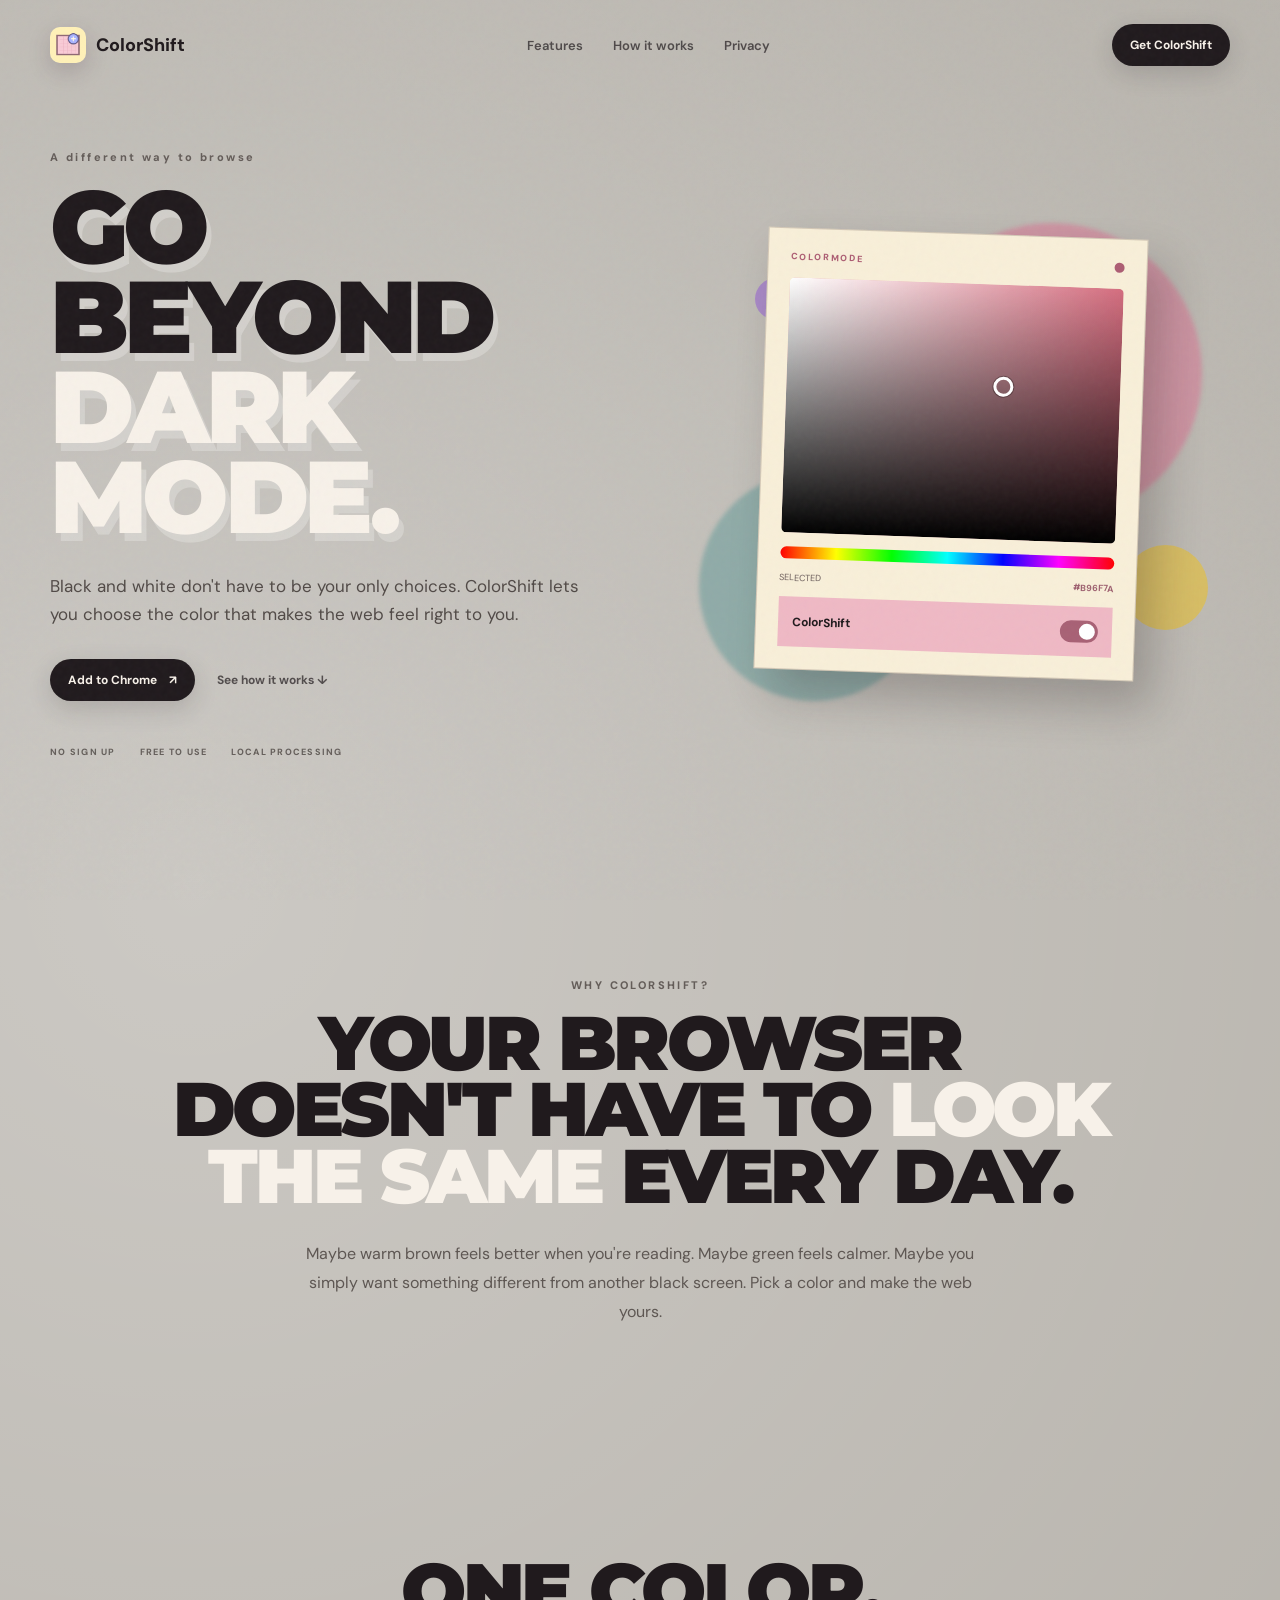
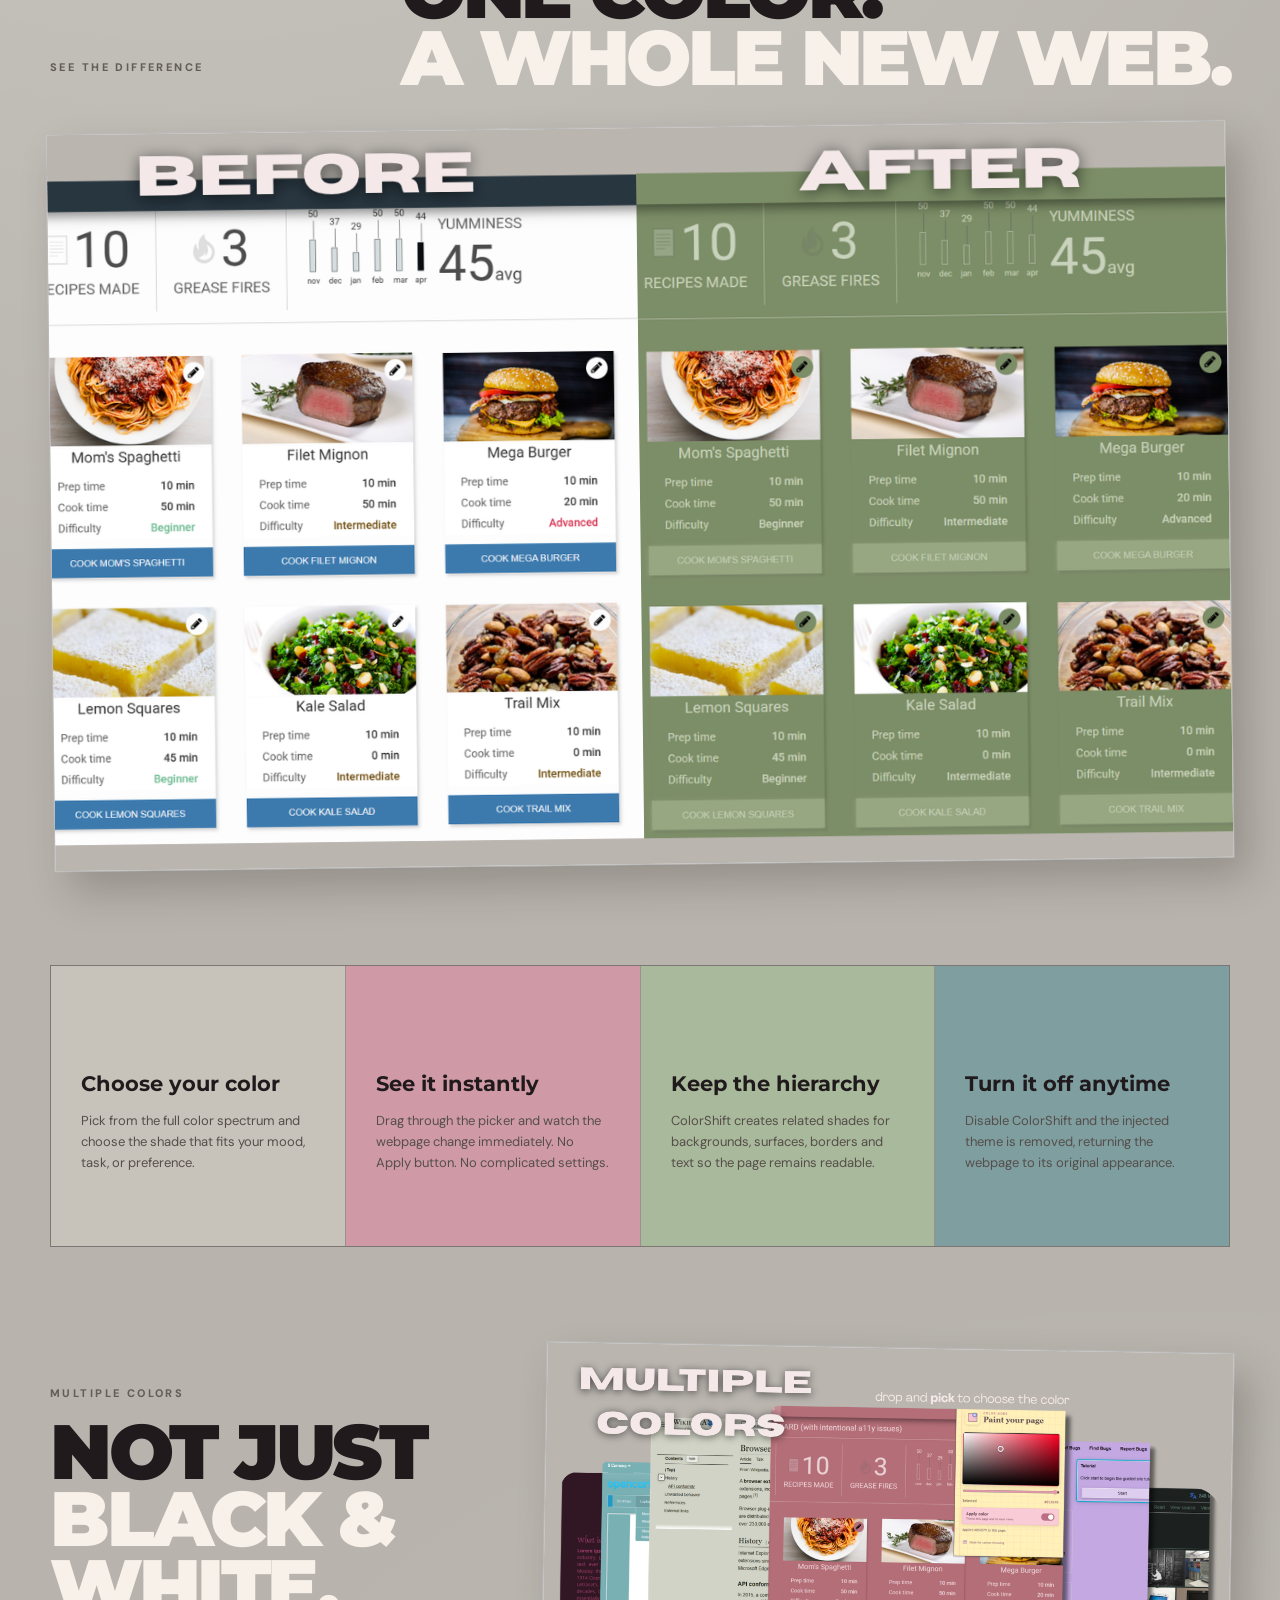
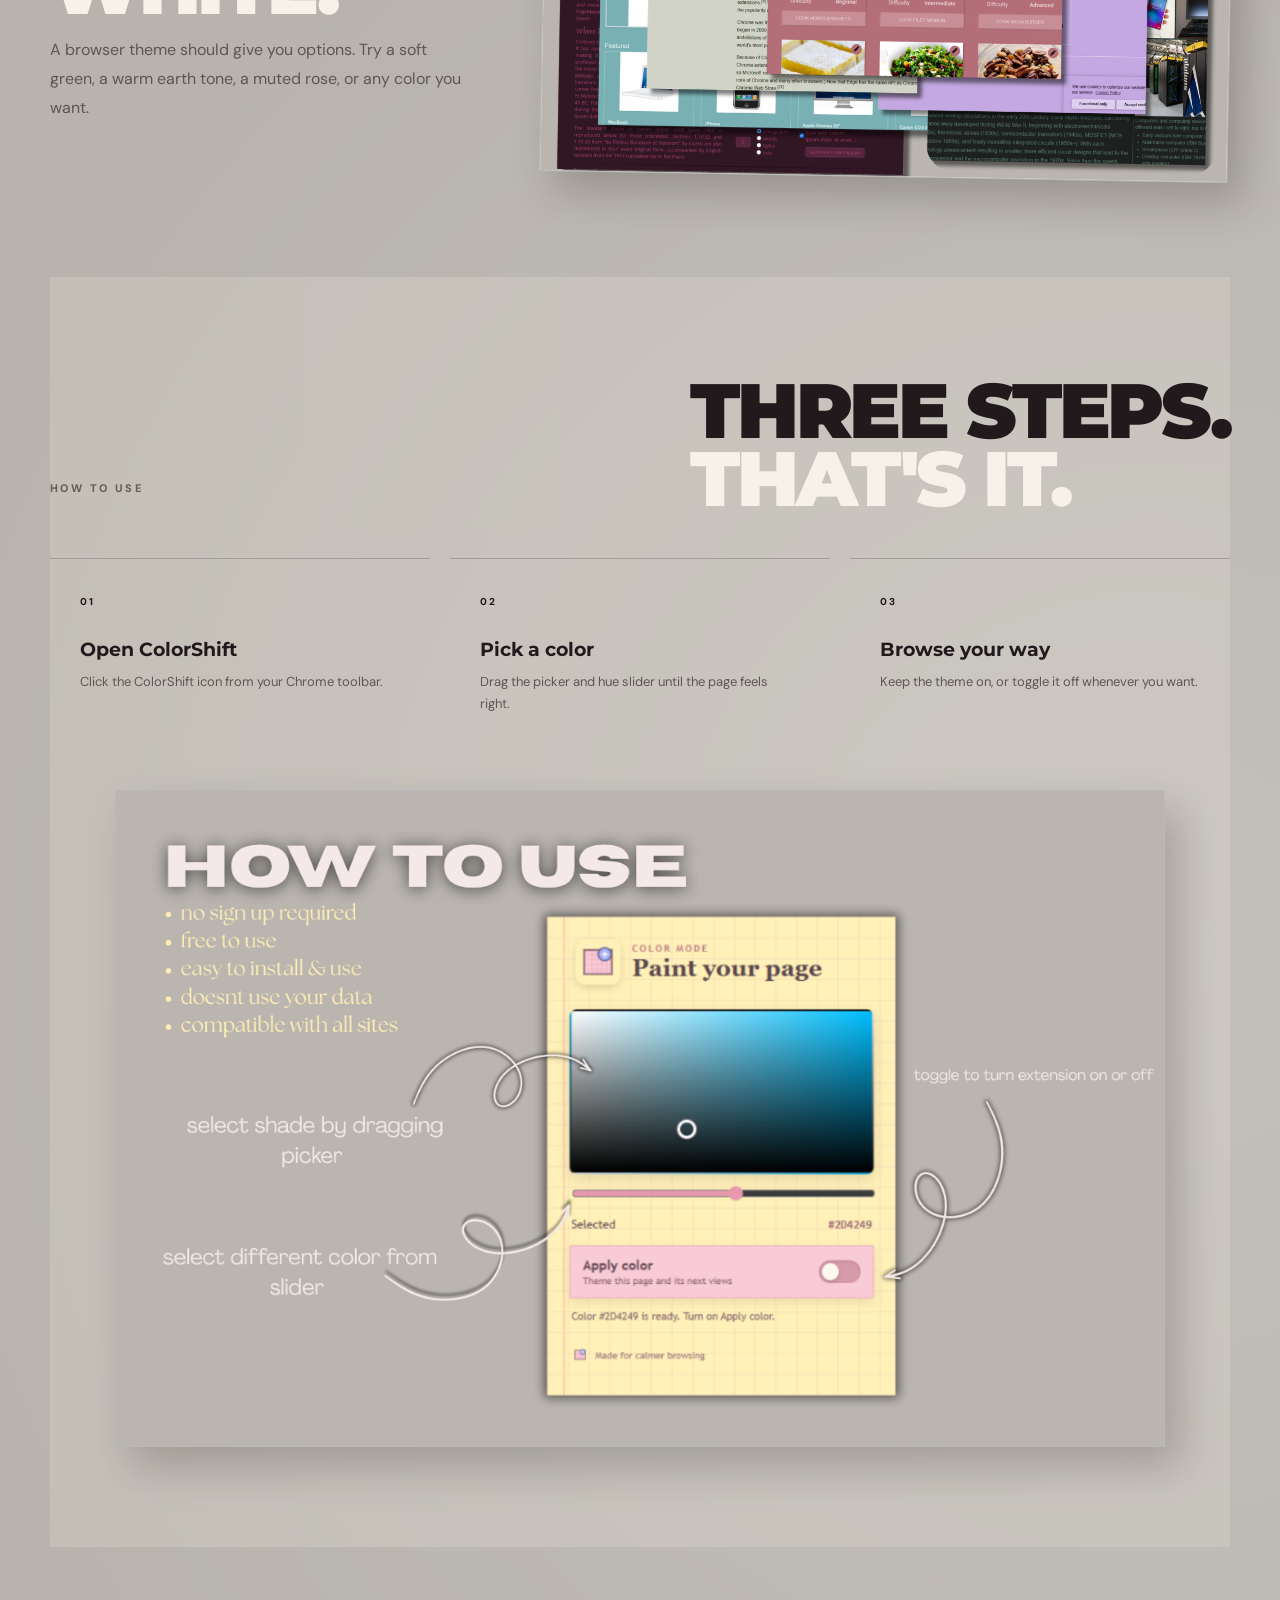
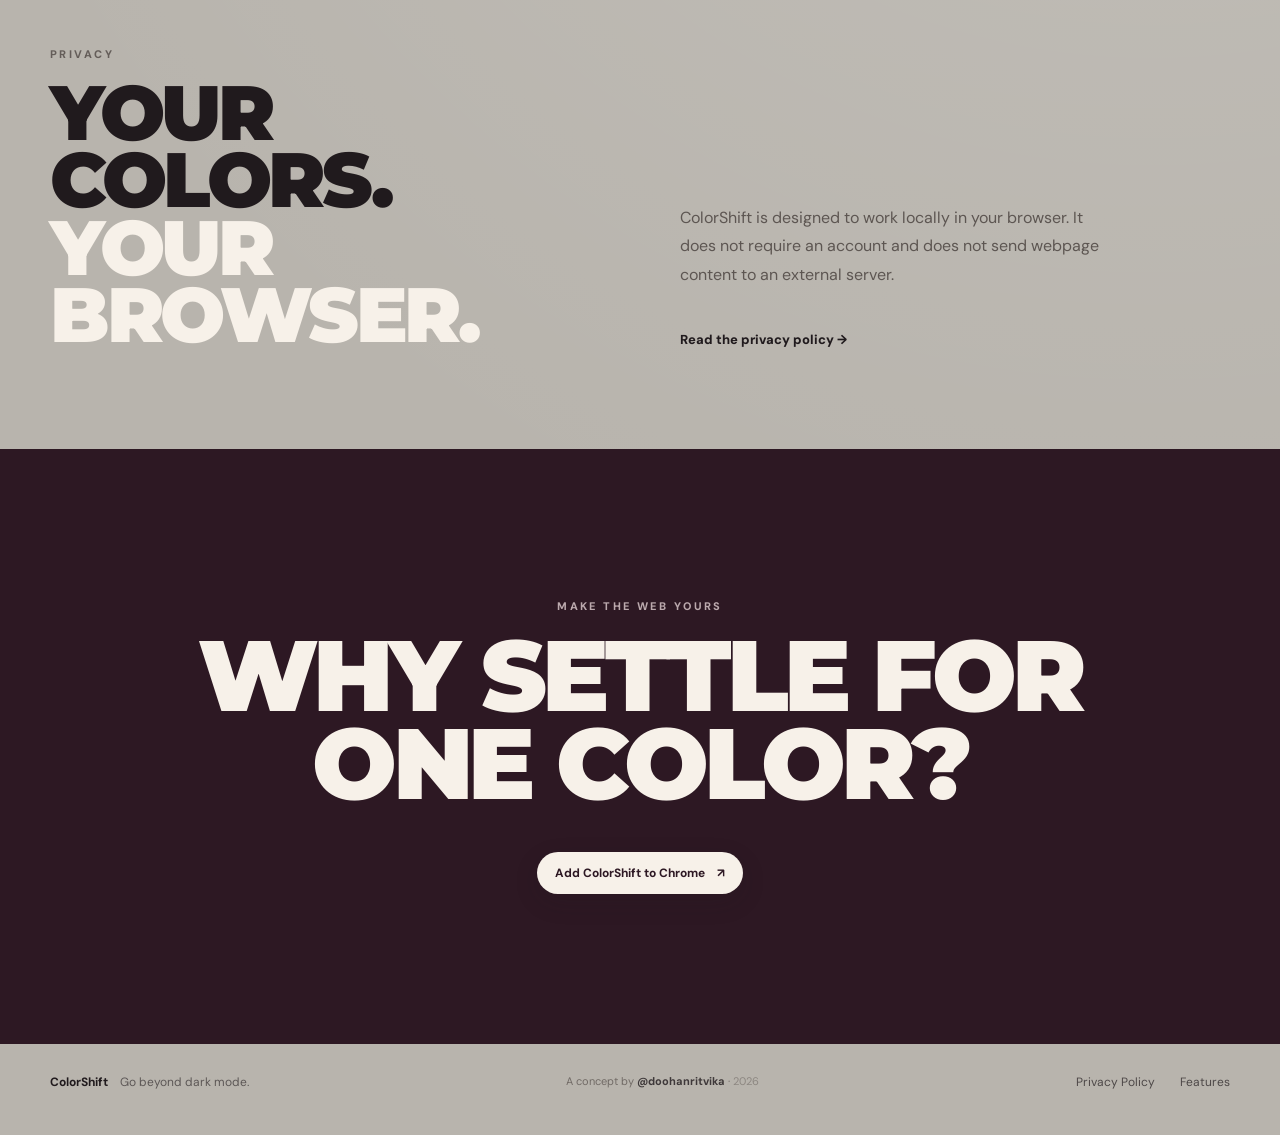
<file: index.html>
<!DOCTYPE html>
<html lang="en">
<head>
    <meta charset="UTF-8">
    <meta name="viewport" content="width=device-width, initial-scale=1.0">
    <meta name="description" content="ColorShift lets you go beyond dark mode and personalize the colors of the web.">
    <title>ColorShift — Go Beyond Dark Mode</title>
    <link rel="stylesheet" href="styles.css">
</head>

<body>
    <div class="grain"></div>

    <header class="site-header">
        <a class="logo" href="index.html" aria-label="ColorShift home">
            <img class="logo-image" src="assets/icon128.png" alt="ColorShift logo">
            <span>ColorShift</span>
        </a>

        <nav>
            <a href="#features">Features</a>
            <a href="#how-it-works">How it works</a>
            <a href="#privacy">Privacy</a>
        </nav>

        <a class="header-button" href="https://chromewebstore.google.com/detail/pamgcgbkjdogejgjiajankbmbekehkck?utm_source=item-share-cb">Get ColorShift</a>
    </header>

    <main>
        <section class="hero">
            <div class="hero-copy">
                <p class="eyebrow">A different way to browse</p>
                <h1>GO BEYOND<br><span>DARK MODE.</span></h1>
                <p class="hero-text">
                    Black and white don't have to be your only choices.
                    ColorShift lets you choose the color that makes the web
                    feel right to you.
                </p>

                <div class="hero-actions" id="install">
                    <a class="primary-button chrome-link" href="https://chromewebstore.google.com/detail/pamgcgbkjdogejgjiajankbmbekehkck?utm_source=item-share-cb" target="_blank" rel="noopener" aria-label="Find ColorShift on the Chrome Web Store">
                        Add to Chrome
                        <span>↗</span>
                    </a>
                    <a class="text-button" href="#how-it-works">See how it works ↓</a>
                </div>

                <div class="trust-row">
                    <span>NO SIGN UP</span>
                    <span>FREE TO USE</span>
                    <span>LOCAL PROCESSING</span>
                </div>
            </div>

            <div class="hero-visual">
                <div class="color-orb orb-one"></div>
                <div class="color-orb orb-two"></div>
                <div class="hero-card">
                    <div class="card-top">
                        <span>COLORMODE</span>
                        <span class="mini-dot"></span>
                    </div>
                    <div class="picker-preview">
                        <div class="picker-dot"></div>
                    </div>
                    <div class="spectrum"></div>
                    <div class="preview-label">
                        <span>SELECTED</span>
                        <strong>#B96F7A</strong>
                    </div>
                    <div class="preview-toggle">
                        <span>ColorShift</span>
                        <span class="switch on"><i></i></span>
                    </div>
                </div>
            </div>
        </section>

        <section class="statement">
            <p class="section-kicker">WHY COLORSHIFT?</p>
            <h2>
                YOUR BROWSER DOESN'T HAVE TO
                <em>LOOK THE SAME</em> EVERY DAY.
            </h2>
            <p>
                Maybe warm brown feels better when you're reading.
                Maybe green feels calmer. Maybe you simply want something
                different from another black screen. Pick a color and make
                the web yours.
            </p>
        </section>

        <section class="showcase" id="features">
            <div class="showcase-heading">
                <p class="section-kicker">SEE THE DIFFERENCE</p>
                <h2>ONE COLOR.<br><em>A WHOLE NEW WEB.</em></h2>
            </div>

            <div class="image-frame large">
                <img src="assets/before-after.png" alt="ColorShift before and after webpage comparison">
            </div>
        </section>

        <section class="feature-grid">
            <article class="feature-card">
                <h3>Choose your color</h3>
                <p>
                    Pick from the full color spectrum and choose the shade
                    that fits your mood, task, or preference.
                </p>
            </article>

            <article class="feature-card accent-card">
                <h3>See it instantly</h3>
                <p>
                    Drag through the picker and watch the webpage change
                    immediately. No Apply button. No complicated settings.
                </p>
            </article>

            <article class="feature-card">
                <h3>Keep the hierarchy</h3>
                <p>
                    ColorShift creates related shades for backgrounds,
                    surfaces, borders and text so the page remains readable.
                </p>
            </article>

            <article class="feature-card">
                <h3>Turn it off anytime</h3>
                <p>
                    Disable ColorShift and the injected theme is removed,
                    returning the webpage to its original appearance.
                </p>
            </article>
        </section>

        <section class="colors-section">
            <div class="colors-copy">
                <p class="section-kicker">MULTIPLE COLORS</p>
                <h2>NOT JUST<br><em>BLACK & WHITE.</em></h2>
                <p>
                    A browser theme should give you options. Try a soft
                    green, a warm earth tone, a muted rose, or any color
                    you want.
                </p>
            </div>

            <div class="image-frame tilted">
                <img src="assets/multiple-colors.png" alt="Examples of ColorShift using multiple webpage colors">
            </div>
        </section>

        <section class="how-section" id="how-it-works">
            <div class="how-heading">
                <p class="section-kicker">HOW TO USE</p>
                <h2>THREE STEPS.<br><em>THAT'S IT.</em></h2>
            </div>

            <div class="steps">
                <div class="step">
                    <span>01</span>
                    <h3>Open ColorShift</h3>
                    <p>Click the ColorShift icon from your Chrome toolbar.</p>
                </div>
                <div class="step">
                    <span>02</span>
                    <h3>Pick a color</h3>
                    <p>Drag the picker and hue slider until the page feels right.</p>
                </div>
                <div class="step">
                    <span>03</span>
                    <h3>Browse your way</h3>
                    <p>Keep the theme on, or toggle it off whenever you want.</p>
                </div>
            </div>

            <div class="image-frame how-image">
                <img src="assets/how-to-use.png" alt="ColorShift interface showing how to select a color and toggle the extension">
            </div>
        </section>

        <section class="privacy-section" id="privacy">
            <div>
                <p class="section-kicker">PRIVACY</p>
                <h2>YOUR COLORS.<br><em>YOUR BROWSER.</em></h2>
            </div>

            <div class="privacy-copy">
                <p>
                    ColorShift is designed to work locally in your browser.
                    It does not require an account and does not send webpage
                    content to an external server.
                </p>
                <a href="privacy.html">Read the privacy policy →</a>
            </div>
        </section>

        <section class="final-cta">
            <p class="section-kicker">MAKE THE WEB YOURS</p>
            <h2>WHY SETTLE FOR<br><em>ONE COLOR?</em></h2>
            <a class="primary-button chrome-link" href="https://chromewebstore.google.com/detail/pamgcgbkjdogejgjiajankbmbekehkck?utm_source=item-share-cb" target="_blank" rel="noopener">
                Add ColorShift to Chrome
                <span>↗</span>
            </a>
        </section>
    </main>

    <footer>
        <div class="footer-brand">
            <strong>ColorShift</strong>
            <span>Go beyond dark mode.</span>
        </div>
        <div class="creator-line">
            A concept by <strong>@doohanritvika</strong> · <span id="current-year"></span>
        </div>
        <div class="footer-links">
            <a href="privacy.html">Privacy Policy</a>
            <a href="#features">Features</a>
        </div>
    </footer>

    <script src="script.js"></script>
</body>
</html>
</file>
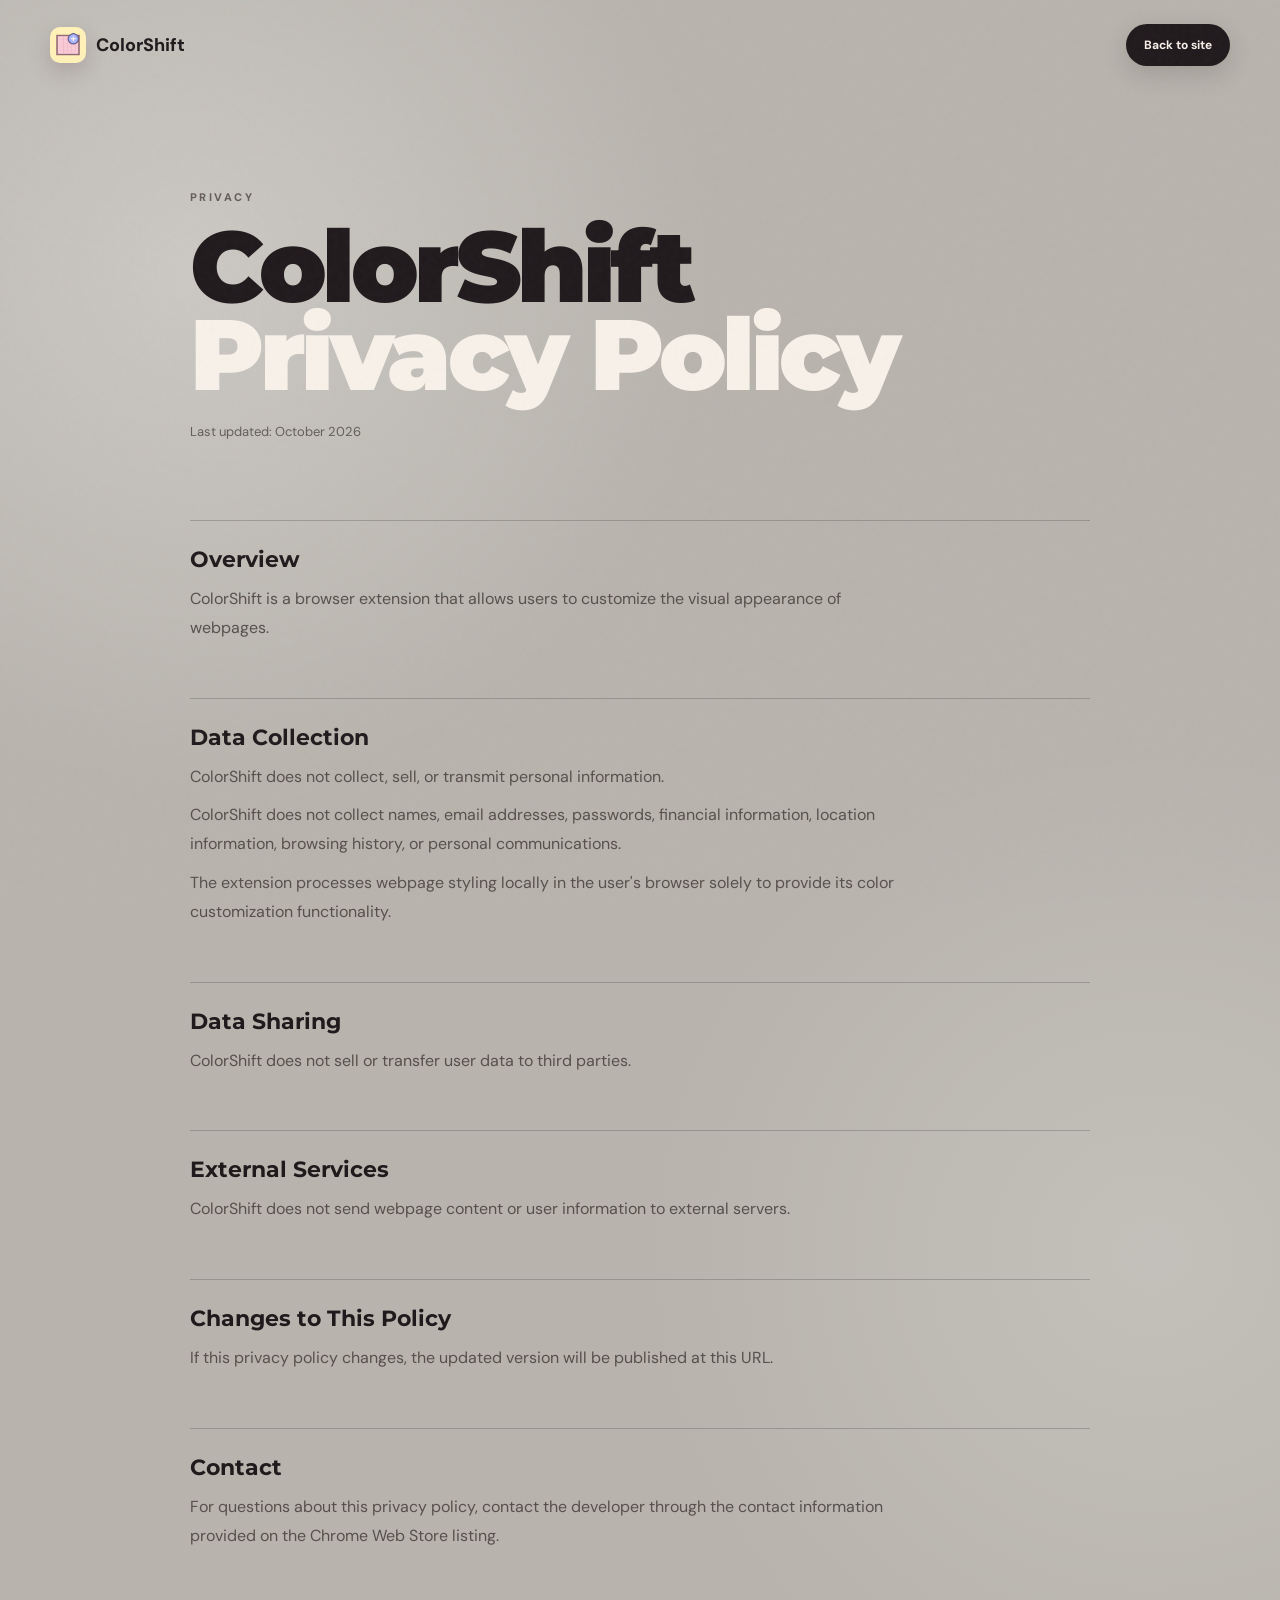
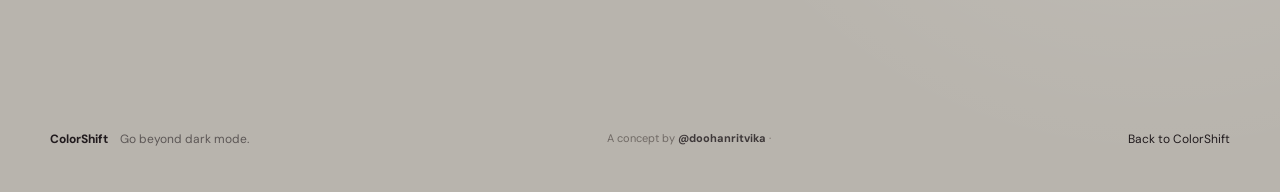
<file: privacy.html>
<!DOCTYPE html>
<html lang="en">
<head>
    <meta charset="UTF-8">
    <meta name="viewport" content="width=device-width, initial-scale=1.0">
    <meta name="description" content="ColorShift Privacy Policy">
    <title>ColorShift — Privacy Policy</title>
    <link rel="stylesheet" href="styles.css">
</head>

<body>
    <div class="grain"></div>

    <header class="site-header">
        <a class="logo" href="index.html">
            <img class="logo-image" src="assets/icon128.png" alt="ColorShift logo">
            <span>ColorShift</span>
        </a>
        <a class="header-button" href="index.html">Back to site</a>
    </header>

    <main class="policy">
        <p class="section-kicker">PRIVACY</p>
        <h1>ColorShift<br><em>Privacy Policy</em></h1>
        <p class="policy-date">Last updated: October 2026</p>

        <div class="policy-content">
            <section>
                <h2>Overview</h2>
                <p>
                    ColorShift is a browser extension that allows users to
                    customize the visual appearance of webpages.
                </p>
            </section>

            <section>
                <h2>Data Collection</h2>
                <p>
                    ColorShift does not collect, sell, or transmit personal
                    information.
                </p>
                <p>
                    ColorShift does not collect names, email addresses,
                    passwords, financial information, location information,
                    browsing history, or personal communications.
                </p>
                <p>
                    The extension processes webpage styling locally in the
                    user's browser solely to provide its color customization
                    functionality.
                </p>
            </section>

            <section>
                <h2>Data Sharing</h2>
                <p>
                    ColorShift does not sell or transfer user data to third
                    parties.
                </p>
            </section>

            <section>
                <h2>External Services</h2>
                <p>
                    ColorShift does not send webpage content or user
                    information to external servers.
                </p>
            </section>

            <section>
                <h2>Changes to This Policy</h2>
                <p>
                    If this privacy policy changes, the updated version will
                    be published at this URL.
                </p>
            </section>

            <section>
                <h2>Contact</h2>
                <p>
                    For questions about this privacy policy, contact the
                    developer through the contact information provided on the
                    Chrome Web Store listing.
                </p>
            </section>
        </div>
    </main>

    <footer>
        <div class="footer-brand">
            <strong>ColorShift</strong>
            <span>Go beyond dark mode.</span>
        </div>
        <div class="creator-line">
            A concept by <strong>@doohanritvika</strong> · <span id="current-year"></span>
        </div>
        <a href="index.html">Back to ColorShift</a>
    </footer>
</body>
</html>
</file>
<file: styles.css>
@import url('https://fonts.googleapis.com/css2?family=DM+Sans:wght@400;500;600;700&family=Montserrat:wght@600;700;800;900&display=swap');

:root {
    --paper: #b8b4ad;
    --paper-light: #d2cec6;
    --ink: #201a1d;
    --muted: #645d59;
    --cream: #f7f1e9;
    --pink: #d99aa9;
    --green: #8fa47b;
    --dark: #2d1823;
    --line: rgba(32, 26, 29, 0.22);
}

* {
    box-sizing: border-box;
}

html {
    scroll-behavior: smooth;
}

body {
    margin: 0;
    min-height: 100vh;
    color: var(--ink);
    background:
        radial-gradient(circle at 15% 15%, rgba(255,255,255,.28), transparent 28%),
        radial-gradient(circle at 90% 70%, rgba(255,255,255,.16), transparent 30%),
        var(--paper);
    font-family: "DM Sans", Arial, sans-serif;
    overflow-x: hidden;
}

.grain {
    position: fixed;
    inset: 0;
    pointer-events: none;
    opacity: .09;
    z-index: 20;
    background-image: url("data:image/svg+xml,%3Csvg viewBox='0 0 180 180' xmlns='http://www.w3.org/2000/svg'%3E%3Cfilter id='n'%3E%3CfeTurbulence type='fractalNoise' baseFrequency='.85' numOctaves='3' stitchTiles='stitch'/%3E%3C/filter%3E%3Crect width='100%25' height='100%25' filter='url(%23n)' opacity='.35'/%3E%3C/svg%3E");
}

a {
    color: inherit;
    text-decoration: none;
}

.site-header {
    width: min(1180px, calc(100% - 48px));
    margin: 0 auto;
    padding: 24px 0;
    display: flex;
    align-items: center;
    justify-content: space-between;
    gap: 30px;
    position: relative;
    z-index: 5;
}

.logo {
    display: flex;
    align-items: center;
    gap: 10px;
    font-weight: 800;
    font-size: 18px;
}

.logo-image {
    width: 36px;
    height: 36px;
    display: block;
    border-radius: 10px;
    object-fit: cover;
    box-shadow: 0 8px 22px rgba(60, 30, 50, .18);
}

nav {
    display: flex;
    gap: 30px;
    font-size: 13px;
    font-weight: 600;
}

nav a,
.footer-links a {
    opacity: .7;
    transition: opacity .2s ease;
}

nav a:hover,
.footer-links a:hover {
    opacity: 1;
}

.header-button,
.primary-button {
    display: inline-flex;
    align-items: center;
    justify-content: center;
    gap: 12px;
    padding: 13px 18px;
    border-radius: 999px;
    background: var(--ink);
    color: var(--cream);
    font-size: 12px;
    font-weight: 700;
    box-shadow: 0 8px 25px rgba(32, 26, 29, .16);
    transition: transform .2s ease, box-shadow .2s ease;
}

.header-button:hover,
.primary-button:hover {
    transform: translateY(-2px);
    box-shadow: 0 12px 30px rgba(32, 26, 29, .22);
}

.hero {
    width: min(1180px, calc(100% - 48px));
    min-height: 690px;
    margin: 0 auto;
    display: grid;
    grid-template-columns: 1.02fr .98fr;
    align-items: center;
    gap: 40px;
    padding: 60px 0 90px;
}

.eyebrow,
.section-kicker {
    margin: 0 0 18px;
    font-size: 11px;
    letter-spacing: .22em;
    font-weight: 800;
    color: var(--muted);
}

.hero h1,
.statement h2,
.showcase h2,
.colors-section h2,
.how-section h2,
.privacy-section h2,
.final-cta h2,
.policy h1 {
    margin: 0;
    font-family: "Montserrat", Arial, sans-serif;
    font-weight: 900;
    line-height: .88;
    letter-spacing: -.045em;
}

.hero h1 {
    font-size: clamp(62px, 8vw, 110px);
    text-shadow: 5px 8px 0 rgba(255,255,255,.25);
}

.hero h1 span,
em {
    font-style: normal;
    color: var(--cream);
}

.hero-text {
    max-width: 530px;
    margin: 30px 0;
    color: #514a47;
    font-size: 17px;
    line-height: 1.65;
}

.hero-actions {
    display: flex;
    align-items: center;
    gap: 22px;
    flex-wrap: wrap;
}

.text-button {
    font-size: 12px;
    font-weight: 700;
    opacity: .7;
}

.trust-row {
    margin-top: 45px;
    display: flex;
    gap: 24px;
    flex-wrap: wrap;
    font-size: 9px;
    letter-spacing: .14em;
    font-weight: 800;
    color: #655f5b;
}

.hero-visual {
    min-height: 550px;
    position: relative;
    display: grid;
    place-items: center;
}

.color-orb {
    position: absolute;
    border-radius: 50%;
    filter: blur(2px);
}

.orb-one {
    width: 300px;
    height: 300px;
    right: 5%;
    top: 8%;
    background: #cf8e9f;
    opacity: .85;
}

.orb-two {
    width: 230px;
    height: 230px;
    left: 5%;
    bottom: 5%;
    background: #7fa5a2;
    opacity: .75;
}

.hero-card {
    width: min(380px, 85%);
    padding: 22px;
    position: relative;
    z-index: 2;
    background: #f8efd9;
    border: 1px solid rgba(50, 30, 30, .18);
    box-shadow: 18px 25px 45px rgba(30, 20, 20, .24);
    transform: rotate(2deg);
}

.card-top,
.preview-label,
.preview-toggle {
    display: flex;
    align-items: center;
    justify-content: space-between;
}

.card-top {
    font-size: 9px;
    letter-spacing: .2em;
    font-weight: 800;
    color: #ad5d73;
    margin-bottom: 15px;
}

.mini-dot {
    width: 10px;
    height: 10px;
    border-radius: 50%;
    background: #ad5d73;
}

.picker-preview {
    height: 255px;
    position: relative;
    background:
        linear-gradient(to top, #000, transparent),
        linear-gradient(to right, #fff, transparent),
        #d56d7f;
    border-radius: 5px;
}

.picker-dot {
    position: absolute;
    left: 62%;
    top: 36%;
    width: 20px;
    height: 20px;
    border: 3px solid white;
    border-radius: 50%;
    box-shadow: 0 0 0 1px rgba(0,0,0,.3);
}

.spectrum {
    height: 12px;
    margin-top: 14px;
    border-radius: 20px;
    background: linear-gradient(to right, red, yellow, lime, cyan, blue, magenta, red);
}

.preview-label {
    padding: 13px 0;
    font-size: 9px;
    color: #6c5e5b;
}

.preview-label strong {
    color: #9e6170;
}

.preview-toggle {
    padding: 14px;
    background: #efb9c5;
    font-size: 12px;
    font-weight: 700;
}

.switch {
    width: 38px;
    height: 22px;
    padding: 3px;
    border-radius: 20px;
    background: #a86175;
}

.switch i {
    display: block;
    width: 16px;
    height: 16px;
    border-radius: 50%;
    background: white;
    transform: translateX(16px);
}

.statement {
    width: min(960px, calc(100% - 48px));
    margin: 0 auto;
    padding: 130px 0;
    text-align: center;
}

.statement h2 {
    font-size: clamp(42px, 6vw, 76px);
}

.statement p:last-child {
    max-width: 680px;
    margin: 30px auto 0;
    line-height: 1.8;
    color: #5e5753;
}

.showcase,
.colors-section,
.how-section,
.privacy-section {
    width: min(1180px, calc(100% - 48px));
    margin: 0 auto;
    padding: 100px 0;
}

.showcase-heading,
.how-heading {
    display: flex;
    justify-content: space-between;
    align-items: end;
    gap: 40px;
    margin-bottom: 35px;
}

.showcase h2,
.colors-section h2,
.how-section h2,
.privacy-section h2 {
    font-size: clamp(42px, 6vw, 78px);
}

.image-frame {
    overflow: hidden;
    border: 1px solid rgba(32, 26, 29, .18);
    box-shadow: 15px 20px 40px rgba(30, 20, 20, .22);
    background: #ddd;
}

.image-frame img {
    display: block;
    width: 100%;
    height: auto;
}

.large {
    transform: rotate(-.7deg);
}

.feature-grid {
    width: min(1180px, calc(100% - 48px));
    margin: 0 auto;
    display: grid;
    grid-template-columns: repeat(4, 1fr);
    gap: 1px;
    background: var(--line);
    border: 1px solid var(--line);
}

.feature-card {
    min-height: 280px;
    padding: 30px;
    background: rgba(244, 238, 228, .52);
}

.feature-card:nth-child(2) {
    background: #cf9aa6;
}

.feature-card:nth-child(3) {
    background: #a9b99b;
}

.feature-card:nth-child(4) {
    background: #7e9ea0;
}

.number,
.step > span {
    font-size: 10px;
    font-weight: 800;
    letter-spacing: .18em;
}

.feature-card h3 {
    margin: 75px 0 15px;
    font-family: "Montserrat", sans-serif;
    font-size: 21px;
}

.feature-card p {
    margin: 0;
    color: #554e4a;
    line-height: 1.6;
    font-size: 13px;
}

.colors-section {
    display: grid;
    grid-template-columns: .75fr 1.25fr;
    gap: 80px;
    align-items: center;
}

.colors-copy p:last-child,
.privacy-copy p {
    color: #5d5652;
    line-height: 1.8;
    max-width: 440px;
}

.tilted {
    transform: rotate(1deg);
}

.how-section {
    background: rgba(247, 241, 233, .18);
}

.steps {
    display: grid;
    grid-template-columns: repeat(3, 1fr);
    gap: 20px;
    margin: 45px 0;
}

.step {
    padding: 30px;
    border-top: 1px solid var(--line);
}

.step h3 {
    margin: 28px 0 10px;
    font-family: "Montserrat", sans-serif;
    font-size: 19px;
}

.step p {
    margin: 0;
    line-height: 1.7;
    color: #5e5753;
    font-size: 13px;
}

.how-image {
    max-width: 1050px;
    margin: 0 auto;
}

.privacy-section {
    display: grid;
    grid-template-columns: 1fr 1fr;
    gap: 80px;
    align-items: end;
}

.privacy-copy a {
    display: inline-block;
    margin-top: 25px;
    font-weight: 800;
    font-size: 13px;
}

.final-cta {
    padding: 150px 24px;
    text-align: center;
    background: var(--dark);
    color: var(--cream);
}

.final-cta .section-kicker {
    color: #bba9ad;
}

.final-cta h2 {
    font-size: clamp(52px, 8vw, 100px);
    margin-bottom: 45px;
}

.final-cta .primary-button {
    background: var(--cream);
    color: var(--dark);
}

footer {
    width: min(1180px, calc(100% - 48px));
    margin: 0 auto;
    padding: 30px 0 45px;
    display: flex;
    justify-content: space-between;
    gap: 30px;
    font-size: 12px;
}

footer div:first-child {
    display: flex;
    gap: 12px;
}

footer span {
    opacity: .6;
}

.footer-links {
    display: flex;
    gap: 25px;
}

.policy {
    width: min(900px, calc(100% - 48px));
    margin: 0 auto;
    padding: 100px 0 140px;
}

.policy h1 {
    font-size: clamp(55px, 8vw, 100px);
}

.policy-date {
    margin-top: 25px;
    color: var(--muted);
    font-size: 13px;
}

.policy-content {
    margin-top: 80px;
    display: grid;
    gap: 45px;
}

.policy-content section {
    border-top: 1px solid var(--line);
    padding-top: 25px;
}

.policy-content h2 {
    margin: 0 0 12px;
    font-family: "Montserrat", sans-serif;
    font-size: 22px;
}

.policy-content p {
    max-width: 720px;
    margin: 10px 0;
    color: #57504c;
    line-height: 1.8;
}

/* MOTION / INTERACTION */

.hero,
.statement,
.showcase,
.colors-section,
.how-section,
.privacy-section,
.final-cta {
    animation: page-in .8s cubic-bezier(.2,.7,.2,1) both;
}

@keyframes page-in {
    from {
        opacity: 0;
        transform: translateY(18px);
    }
    to {
        opacity: 1;
        transform: translateY(0);
    }
}

.hero-visual::before,
.hero-visual::after {
    content: "";
    position: absolute;
    border-radius: 50%;
    pointer-events: none;
    mix-blend-mode: multiply;
}

.hero-visual::before {
    width: 85px;
    height: 85px;
    right: 4%;
    bottom: 18%;
    background: #d7bd65;
    animation: float-a 5s ease-in-out infinite;
}

.hero-visual::after {
    width: 42px;
    height: 42px;
    left: 15%;
    top: 18%;
    background: #a98ac7;
    animation: float-b 4s ease-in-out infinite;
}

@keyframes float-a {
    0%, 100% { transform: translate(0, 0) rotate(0); }
    50% { transform: translate(-12px, -18px) rotate(15deg); }
}

@keyframes float-b {
    0%, 100% { transform: translate(0, 0); }
    50% { transform: translate(12px, 14px); }
}

.hero-card {
    transition: transform .45s cubic-bezier(.2,.8,.2,1), box-shadow .45s ease;
}

.hero-card:hover {
    transform: rotate(0deg) translateY(-8px) scale(1.015);
    box-shadow: 22px 32px 55px rgba(30, 20, 20, .28);
}

.feature-card {
    transition: transform .25s ease, filter .25s ease;
}

.feature-card:hover {
    transform: translateY(-5px);
    filter: saturate(1.08);
}

.image-frame {
    transition: transform .45s cubic-bezier(.2,.8,.2,1), box-shadow .45s ease;
}

.image-frame:hover {
    transform: translateY(-6px) rotate(0deg);
    box-shadow: 20px 28px 55px rgba(30, 20, 20, .27);
}

.primary-button span {
    display: inline-block;
    transition: transform .2s ease;
}

.primary-button:hover span {
    transform: translate(3px, -3px);
}

.creator-line {
    font-size: 11px;
    color: #5f5854;
    opacity: .8;
    text-align: center;
}

.creator-line strong {
    color: var(--ink);
}

.footer-brand {
    display: flex;
    gap: 12px;
}

.footer-brand span {
    opacity: .6;
}

@media (prefers-reduced-motion: reduce) {
    *,
    *::before,
    *::after {
        animation-duration: .01ms !important;
        animation-iteration-count: 1 !important;
        scroll-behavior: auto !important;
        transition-duration: .01ms !important;
    }
}

@media (max-width: 850px) {
    nav {
        display: none;
    }

    .hero,
    .colors-section,
    .privacy-section {
        grid-template-columns: 1fr;
    }

    .hero {
        padding-top: 40px;
    }

    .hero-visual {
        min-height: 430px;
    }

    .feature-grid {
        grid-template-columns: 1fr 1fr;
    }

    .steps {
        grid-template-columns: 1fr;
    }

    .showcase-heading,
    .how-heading {
        display: block;
    }
}

@media (max-width: 560px) {
    .site-header {
        width: min(100% - 30px, 1180px);
    }

    .header-button {
        display: none;
    }

    .hero,
    .statement,
    .showcase,
    .colors-section,
    .how-section,
    .privacy-section,
    .feature-grid,
    footer {
        width: min(100% - 30px, 1180px);
    }

    .hero h1 {
        font-size: 55px;
    }

    .feature-grid {
        grid-template-columns: 1fr;
    }

    .feature-card {
        min-height: 230px;
    }

    .feature-card h3 {
        margin-top: 45px;
    }

    .hero-actions {
        align-items: flex-start;
        flex-direction: column;
    }

    footer {
        flex-direction: column;
    }
}
</file>
